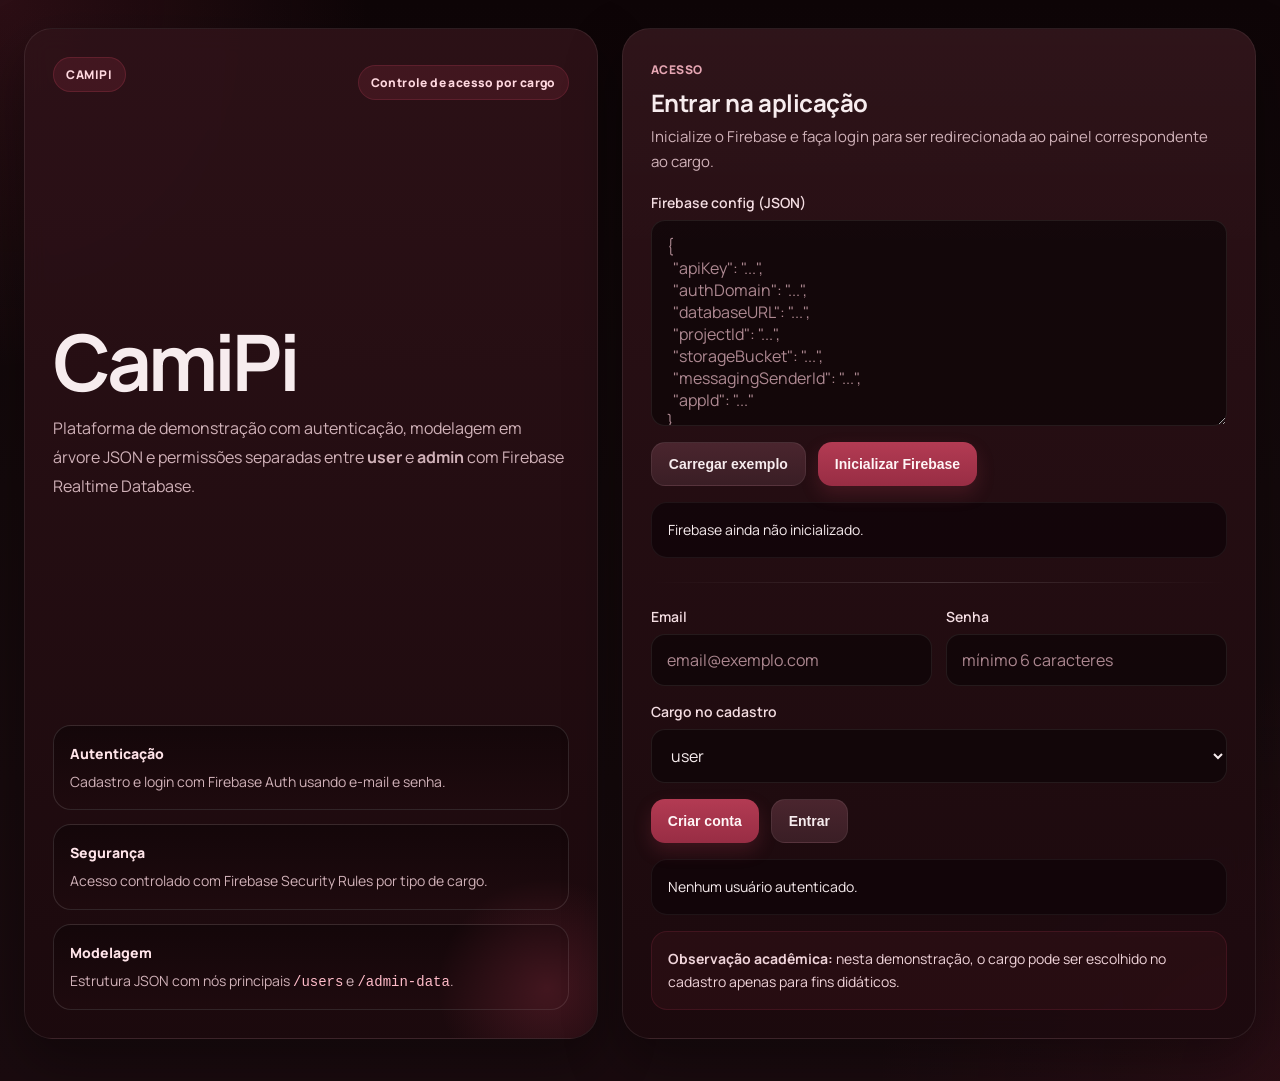
<file: firebase-app/index.html>
<!DOCTYPE html>
<html lang="pt-BR">
<head>
  <meta charset="UTF-8" />
  <meta name="viewport" content="width=device-width, initial-scale=1.0" />
  <title>CamiPi | Login</title>
  <link rel="stylesheet" href="style.css" />
</head>
<body>
  <div class="page-shell auth-page">
    <div class="auth-wrapper premium-auth">
      <section class="brand-panel">
        <div class="brand-top">
          <span class="eyebrow">CamiPi</span>
          <div class="brand-badge">Controle de acesso por cargo</div>
        </div>

        <div class="brand-main">
          <h1>CamiPi</h1>
          <p class="brand-subtitle">
            Plataforma de demonstração com autenticação, modelagem em árvore JSON e permissões separadas entre
            <strong>user</strong> e <strong>admin</strong> com Firebase Realtime Database.
          </p>
        </div>

        <div class="brand-cards">
          <div class="mini-feature-card">
            <span class="mini-feature-title">Autenticação</span>
            <p>Cadastro e login com Firebase Auth usando e-mail e senha.</p>
          </div>

          <div class="mini-feature-card">
            <span class="mini-feature-title">Segurança</span>
            <p>Acesso controlado com Firebase Security Rules por tipo de cargo.</p>
          </div>

          <div class="mini-feature-card">
            <span class="mini-feature-title">Modelagem</span>
            <p>Estrutura JSON com nós principais <code>/users</code> e <code>/admin-data</code>.</p>
          </div>
        </div>
      </section>

      <section class="panel auth-main-card premium-card">
        <div class="panel-header premium-header">
          <div>
            <span class="section-kicker">Acesso</span>
            <h2>Entrar na aplicação</h2>
            <p>Inicialize o Firebase e faça login para ser redirecionada ao painel correspondente ao cargo.</p>
          </div>
        </div>

        <label class="field">
          <span>Firebase config (JSON)</span>
          <textarea
            id="firebaseConfig"
            rows="8"
            placeholder='{
  "apiKey": "...",
  "authDomain": "...",
  "databaseURL": "...",
  "projectId": "...",
  "storageBucket": "...",
  "messagingSenderId": "...",
  "appId": "..."
}'
          ></textarea>
        </label>

        <div class="button-row">
          <button id="btnLoadExample" class="btn btn-secondary">Carregar exemplo</button>
          <button id="btnInit" class="btn btn-primary">Inicializar Firebase</button>
        </div>

        <div id="configStatus" class="status-box">Firebase ainda não inicializado.</div>

        <div class="section-divider"></div>

        <div class="form-grid">
          <label class="field">
            <span>Email</span>
            <input id="email" type="email" placeholder="email@exemplo.com" />
          </label>

          <label class="field">
            <span>Senha</span>
            <input id="password" type="password" placeholder="mínimo 6 caracteres" />
          </label>
        </div>

        <label class="field">
          <span>Cargo no cadastro</span>
          <select id="roleSelect">
            <option value="user">user</option>
            <option value="admin">admin</option>
          </select>
        </label>

        <div class="button-row">
          <button id="btnRegister" class="btn btn-primary">Criar conta</button>
          <button id="btnLogin" class="btn btn-secondary">Entrar</button>
        </div>

        <div id="authStatus" class="status-box">Nenhum usuário autenticado.</div>

        <div class="helper-box">
          <strong>Observação acadêmica:</strong> nesta demonstração, o cargo pode ser escolhido no cadastro apenas
          para fins didáticos.
        </div>
      </section>
    </div>
  </div>

  <script type="module" src="app.js"></script>
</body>
</html>
</file>
<file: firebase-app/style.css>
@import url('https://fonts.googleapis.com/css2?family=Manrope:wght@400;500;600;700;800&display=swap');

:root {
  --bg: #14090b;
  --bg-2: #1b0d10;
  --panel: rgba(38, 17, 21, 0.88);
  --panel-strong: rgba(25, 10, 14, 0.96);
  --panel-soft: rgba(58, 24, 31, 0.65);
  --border: rgba(255, 255, 255, 0.08);
  --border-strong: rgba(255, 255, 255, 0.12);
  --text: #f7ecee;
  --muted: #d0b1b8;
  --primary: #b33b53;
  --primary-strong: #982d44;
  --secondary: #3a1e25;
  --secondary-strong: #4a252e;
  --ghost: rgba(255, 255, 255, 0.03);
  --success: #33c47a;
  --danger: #f26d7d;
  --neutral: #e1c2c9;
  --warning-bg: rgba(179, 59, 83, 0.13);
  --warning-border: rgba(179, 59, 83, 0.25);
  --shadow: 0 22px 55px rgba(0, 0, 0, 0.35);
  --radius-xl: 28px;
  --radius-lg: 20px;
  --radius-md: 14px;
}

* {
  box-sizing: border-box;
}

html,
body {
  margin: 0;
  padding: 0;
  min-height: 100%;
  font-family: "Manrope", Arial, Helvetica, sans-serif;
  background:
    radial-gradient(circle at top left, rgba(179, 59, 83, 0.18), transparent 22%),
    radial-gradient(circle at bottom right, rgba(109, 26, 43, 0.18), transparent 24%),
    linear-gradient(180deg, #0e0507 0%, #14090b 45%, #1a0b0f 100%);
  color: var(--text);
}

body {
  min-height: 100vh;
}

.page-shell {
  max-width: 1380px;
  margin: 0 auto;
  padding: 28px 24px 42px;
}

.auth-page {
  display: flex;
  align-items: center;
  min-height: 100vh;
}

.premium-auth {
  width: 100%;
  display: grid;
  grid-template-columns: 0.95fr 1.05fr;
  gap: 24px;
  align-items: stretch;
}

.brand-panel,
.panel {
  background: linear-gradient(180deg, rgba(46, 18, 24, 0.92), rgba(28, 10, 14, 0.94));
  border: 1px solid var(--border);
  border-radius: var(--radius-xl);
  padding: 28px;
  box-shadow: var(--shadow);
  backdrop-filter: blur(12px);
}

.brand-panel {
  display: flex;
  flex-direction: column;
  justify-content: space-between;
  min-height: 720px;
  position: relative;
  overflow: hidden;
}

.brand-panel::before {
  content: "";
  position: absolute;
  inset: auto -60px -60px auto;
  width: 220px;
  height: 220px;
  background: radial-gradient(circle, rgba(179, 59, 83, 0.25), transparent 70%);
  pointer-events: none;
}

.brand-top {
  display: flex;
  justify-content: space-between;
  align-items: center;
  gap: 12px;
  flex-wrap: wrap;
}

.brand-badge {
  padding: 8px 12px;
  border-radius: 999px;
  background: rgba(179, 59, 83, 0.16);
  color: #ffd8df;
  border: 1px solid rgba(179, 59, 83, 0.25);
  font-size: 12px;
  font-weight: 800;
  letter-spacing: 0.4px;
}

.brand-main {
  margin: 28px 0 36px;
}

.brand-main h1 {
  font-size: clamp(44px, 7vw, 78px);
  line-height: 0.95;
  margin-bottom: 16px;
  letter-spacing: -0.05em;
}

.brand-subtitle {
  color: var(--muted);
  font-size: 16px;
  line-height: 1.8;
  max-width: 560px;
}

.brand-cards {
  display: grid;
  gap: 14px;
}

.mini-feature-card {
  background: linear-gradient(180deg, rgba(20, 7, 10, 0.95), rgba(31, 11, 15, 0.95));
  border: 1px solid var(--border-strong);
  border-radius: 18px;
  padding: 16px;
}

.mini-feature-title {
  display: inline-block;
  margin-bottom: 8px;
  font-size: 14px;
  font-weight: 800;
  color: #ffe4e9;
}

.mini-feature-card p {
  margin: 0;
  color: var(--muted);
  line-height: 1.6;
  font-size: 14px;
}

.premium-card {
  position: relative;
  overflow: hidden;
}

.premium-card::after {
  content: "";
  position: absolute;
  inset: 0;
  background: linear-gradient(180deg, rgba(255,255,255,0.015), transparent 24%);
  pointer-events: none;
}

.eyebrow {
  display: inline-flex;
  width: fit-content;
  margin-bottom: 16px;
  padding: 8px 12px;
  border-radius: 999px;
  background: rgba(179, 59, 83, 0.16);
  color: #ffd8df;
  border: 1px solid rgba(179, 59, 83, 0.28);
  font-size: 12px;
  font-weight: 800;
  letter-spacing: 0.6px;
  text-transform: uppercase;
}

.section-kicker {
  display: inline-block;
  margin-bottom: 8px;
  color: #e6a5b2;
  font-size: 12px;
  font-weight: 800;
  text-transform: uppercase;
  letter-spacing: 0.5px;
}

h1,
h2,
p {
  margin: 0;
}

h1 {
  font-size: clamp(32px, 4vw, 48px);
  line-height: 1.02;
  margin-bottom: 14px;
  letter-spacing: -0.03em;
}

h2 {
  font-size: 24px;
  margin-bottom: 6px;
  letter-spacing: -0.02em;
}

.hero-text,
.panel-header p {
  color: var(--muted);
  line-height: 1.65;
  font-size: 15px;
}

.field {
  display: grid;
  gap: 8px;
  margin-bottom: 16px;
}

.field span {
  font-size: 14px;
  font-weight: 600;
  color: #f4dde2;
}

input,
select,
textarea {
  width: 100%;
  border: 1px solid rgba(255, 255, 255, 0.08);
  background: rgba(17, 6, 9, 0.85);
  color: var(--text);
  border-radius: var(--radius-md);
  padding: 14px 15px;
  font: inherit;
  outline: none;
  transition: border-color 0.18s ease, box-shadow 0.18s ease, transform 0.18s ease;
}

input::placeholder,
textarea::placeholder {
  color: #ad8891;
}

input:focus,
select:focus,
textarea:focus {
  border-color: rgba(242, 109, 125, 0.45);
  box-shadow: 0 0 0 4px rgba(179, 59, 83, 0.12);
}

textarea {
  resize: vertical;
  min-height: 180px;
}

.form-grid {
  display: grid;
  grid-template-columns: 1fr 1fr;
  gap: 14px;
}

.button-row,
.header-actions {
  display: flex;
  flex-wrap: wrap;
  gap: 12px;
}

.btn {
  border: none;
  border-radius: 14px;
  padding: 13px 17px;
  font-size: 14px;
  font-weight: 800;
  cursor: pointer;
  transition: transform 0.16s ease, opacity 0.16s ease, background 0.16s ease, border-color 0.16s ease;
}

.btn:hover {
  transform: translateY(-1px);
}

.btn:disabled {
  opacity: 0.72;
  cursor: default;
  transform: none;
}

.btn-primary {
  background: linear-gradient(180deg, var(--primary), var(--primary-strong));
  color: #fff5f6;
  box-shadow: 0 8px 18px rgba(179, 59, 83, 0.22);
}

.btn-primary:hover {
  filter: brightness(1.05);
}

.btn-secondary {
  background: linear-gradient(180deg, var(--secondary-strong), var(--secondary));
  color: var(--text);
  border: 1px solid rgba(255, 255, 255, 0.07);
}

.btn-ghost {
  background: var(--ghost);
  color: #f1d9de;
  border: 1px solid rgba(255, 255, 255, 0.1);
}

.helper-box,
.status-box {
  margin-top: 16px;
  border-radius: 16px;
  padding: 16px;
  line-height: 1.6;
  font-size: 14px;
}

.helper-box {
  background: rgba(179, 59, 83, 0.08);
  border: 1px solid rgba(179, 59, 83, 0.18);
  color: #f0d4da;
}

.status-box {
  background: rgba(16, 5, 8, 0.78);
  border: 1px solid rgba(255, 255, 255, 0.06);
  color: var(--text);
}

.section-divider {
  height: 1px;
  margin: 24px 0;
  background: linear-gradient(90deg, transparent, rgba(255, 255, 255, 0.14), transparent);
}

.premium-topbar {
  display: flex;
  justify-content: space-between;
  align-items: flex-start;
  gap: 18px;
  margin-bottom: 22px;
}

.premium-grid {
  display: grid;
  grid-template-columns: 1fr 1fr;
  gap: 20px;
}

.full-width {
  grid-column: 1 / -1;
}

.premium-header {
  display: flex;
  justify-content: space-between;
  align-items: flex-start;
  gap: 16px;
  margin-bottom: 18px;
}

.info-grid {
  display: grid;
  gap: 14px;
}

.info-card {
  display: flex;
  flex-direction: column;
  gap: 5px;
  background: linear-gradient(180deg, rgba(20, 7, 10, 0.95), rgba(31, 11, 15, 0.95));
  border: 1px solid var(--border-strong);
  border-radius: 18px;
  padding: 16px;
}

.info-label {
  font-size: 12px;
  text-transform: uppercase;
  letter-spacing: 0.5px;
  color: #c89da7;
  font-weight: 800;
}

.info-value {
  font-size: 15px;
  color: var(--text);
  word-break: break-word;
}

.premium-summary-grid {
  display: grid;
  grid-template-columns: repeat(4, 1fr);
  gap: 14px;
}

.summary-card {
  border-radius: 18px;
  padding: 18px;
  border: 1px solid var(--border-strong);
  background: linear-gradient(180deg, rgba(20, 7, 10, 0.95), rgba(31, 11, 15, 0.95));
}

.summary-title {
  display: inline-block;
  margin-bottom: 8px;
  font-size: 14px;
  font-weight: 800;
}

.summary-card p {
  margin: 0;
  color: var(--muted);
  line-height: 1.6;
  font-size: 14px;
}

.success-card {
  border-left: 4px solid var(--success);
}

.success-card .summary-title {
  color: #d0f5e3;
}

.danger-card {
  border-left: 4px solid var(--danger);
}

.danger-card .summary-title {
  color: #ffd6dd;
}

.neutral-card {
  border-left: 4px solid var(--neutral);
}

.neutral-card .summary-title {
  color: #f5dfe4;
}

.pill {
  display: inline-flex;
  align-items: center;
  justify-content: center;
  min-width: 118px;
  padding: 9px 13px;
  border-radius: 999px;
  font-size: 12px;
  font-weight: 800;
  border: 1px solid transparent;
}

.pill.ok {
  background: rgba(51, 196, 122, 0.14);
  color: #c7f5dc;
  border-color: rgba(51, 196, 122, 0.22);
}

.pill.no {
  background: rgba(242, 109, 125, 0.12);
  color: #ffd4db;
  border-color: rgba(242, 109, 125, 0.2);
}

pre {
  margin: 18px 0 0;
  background: linear-gradient(180deg, rgba(12, 4, 6, 0.96), rgba(21, 8, 11, 0.96));
  border: 1px solid rgba(255, 255, 255, 0.07);
  color: #f5dde2;
  border-radius: 18px;
  padding: 18px;
  font-size: 13px;
  line-height: 1.62;
  overflow: auto;
  max-height: 360px;
  white-space: pre-wrap;
  word-break: break-word;
}

code {
  font-family: ui-monospace, SFMono-Regular, Menlo, Monaco, Consolas, monospace;
  color: #ffbcc9;
}

@media (max-width: 1100px) {
  .premium-auth,
  .premium-grid,
  .premium-summary-grid {
    grid-template-columns: 1fr;
  }

  .full-width {
    grid-column: auto;
  }

  .premium-topbar {
    flex-direction: column;
  }

  .brand-panel {
    min-height: auto;
  }
}

@media (max-width: 680px) {
  .page-shell {
    padding: 18px 14px 28px;
  }

  .brand-panel,
  .panel {
    padding: 20px;
  }

  .form-grid {
    grid-template-columns: 1fr;
  }

  .button-row,
  .header-actions {
    flex-direction: column;
  }

  .btn {
    width: 100%;
  }

  .premium-header {
    flex-direction: column;
    align-items: flex-start;
  }

  h1 {
    font-size: 34px;
  }

  .brand-main h1 {
    font-size: 52px;
  }
}
</file>
